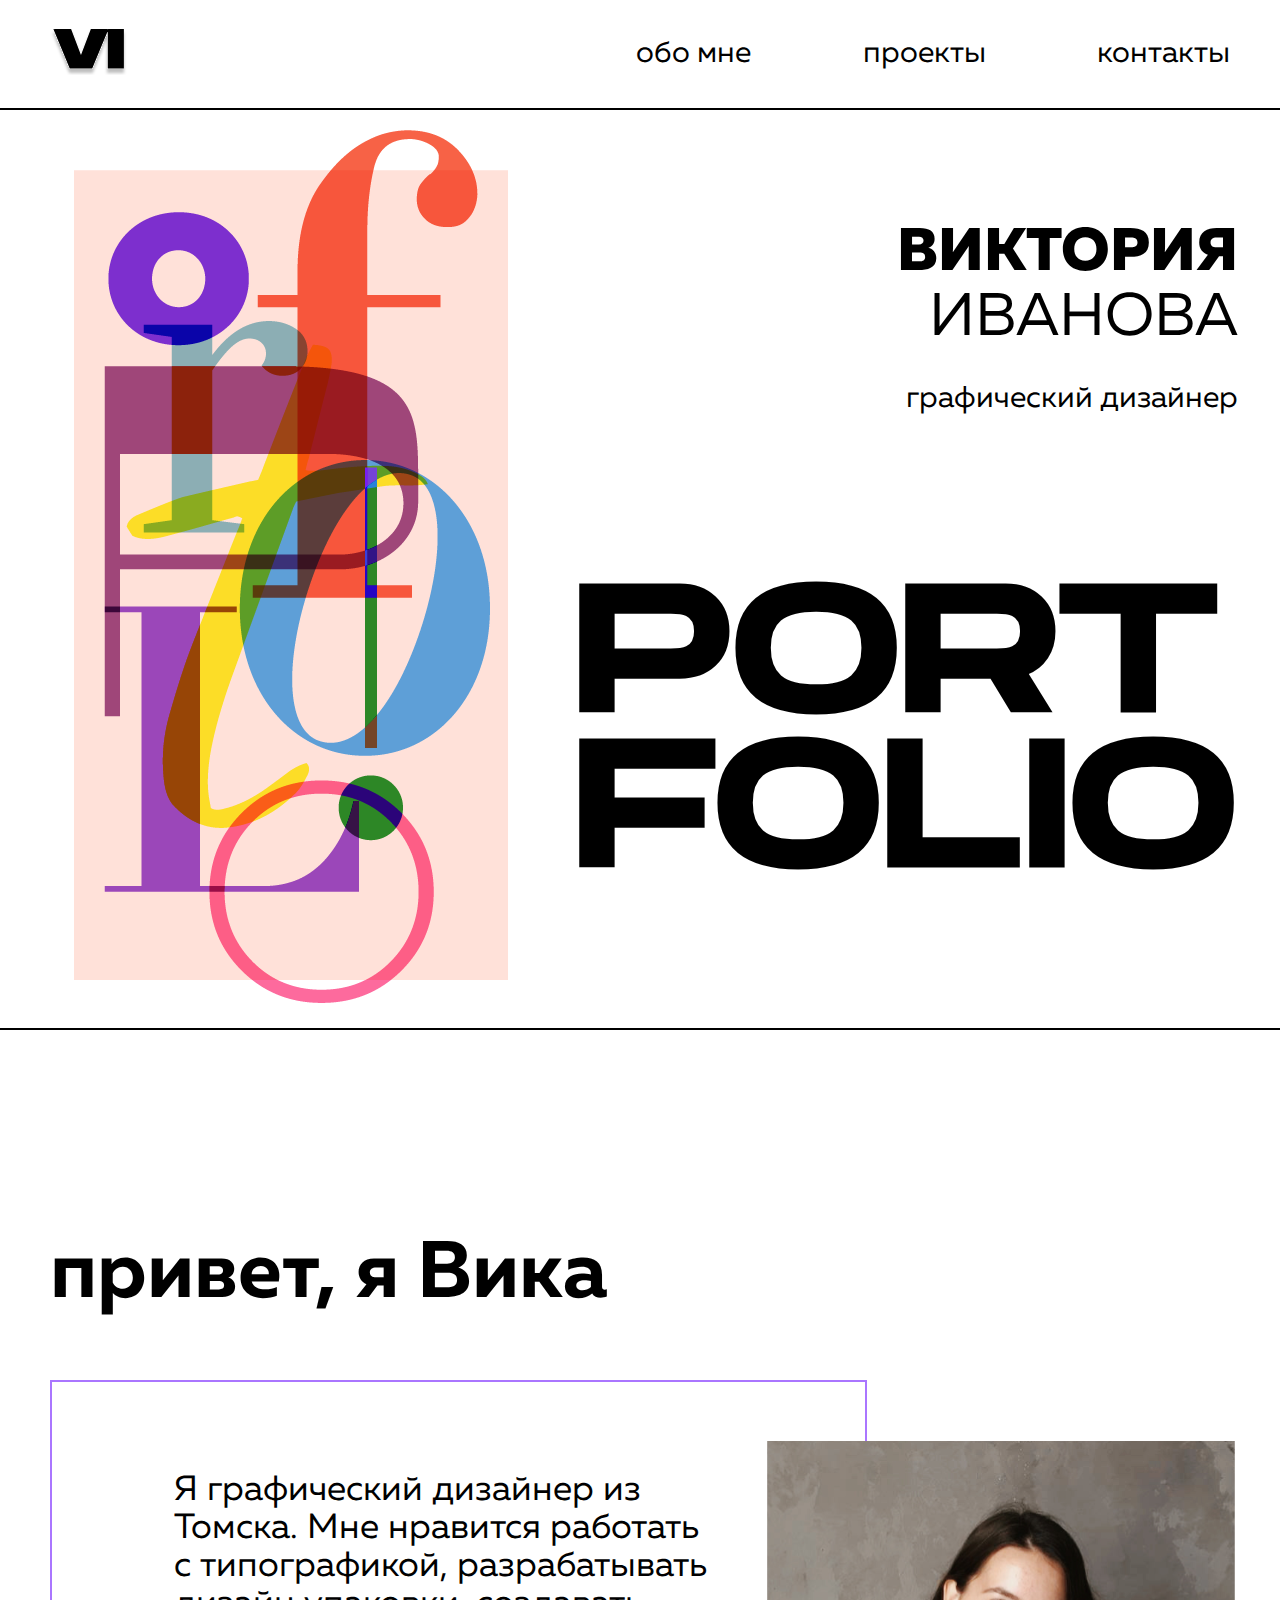
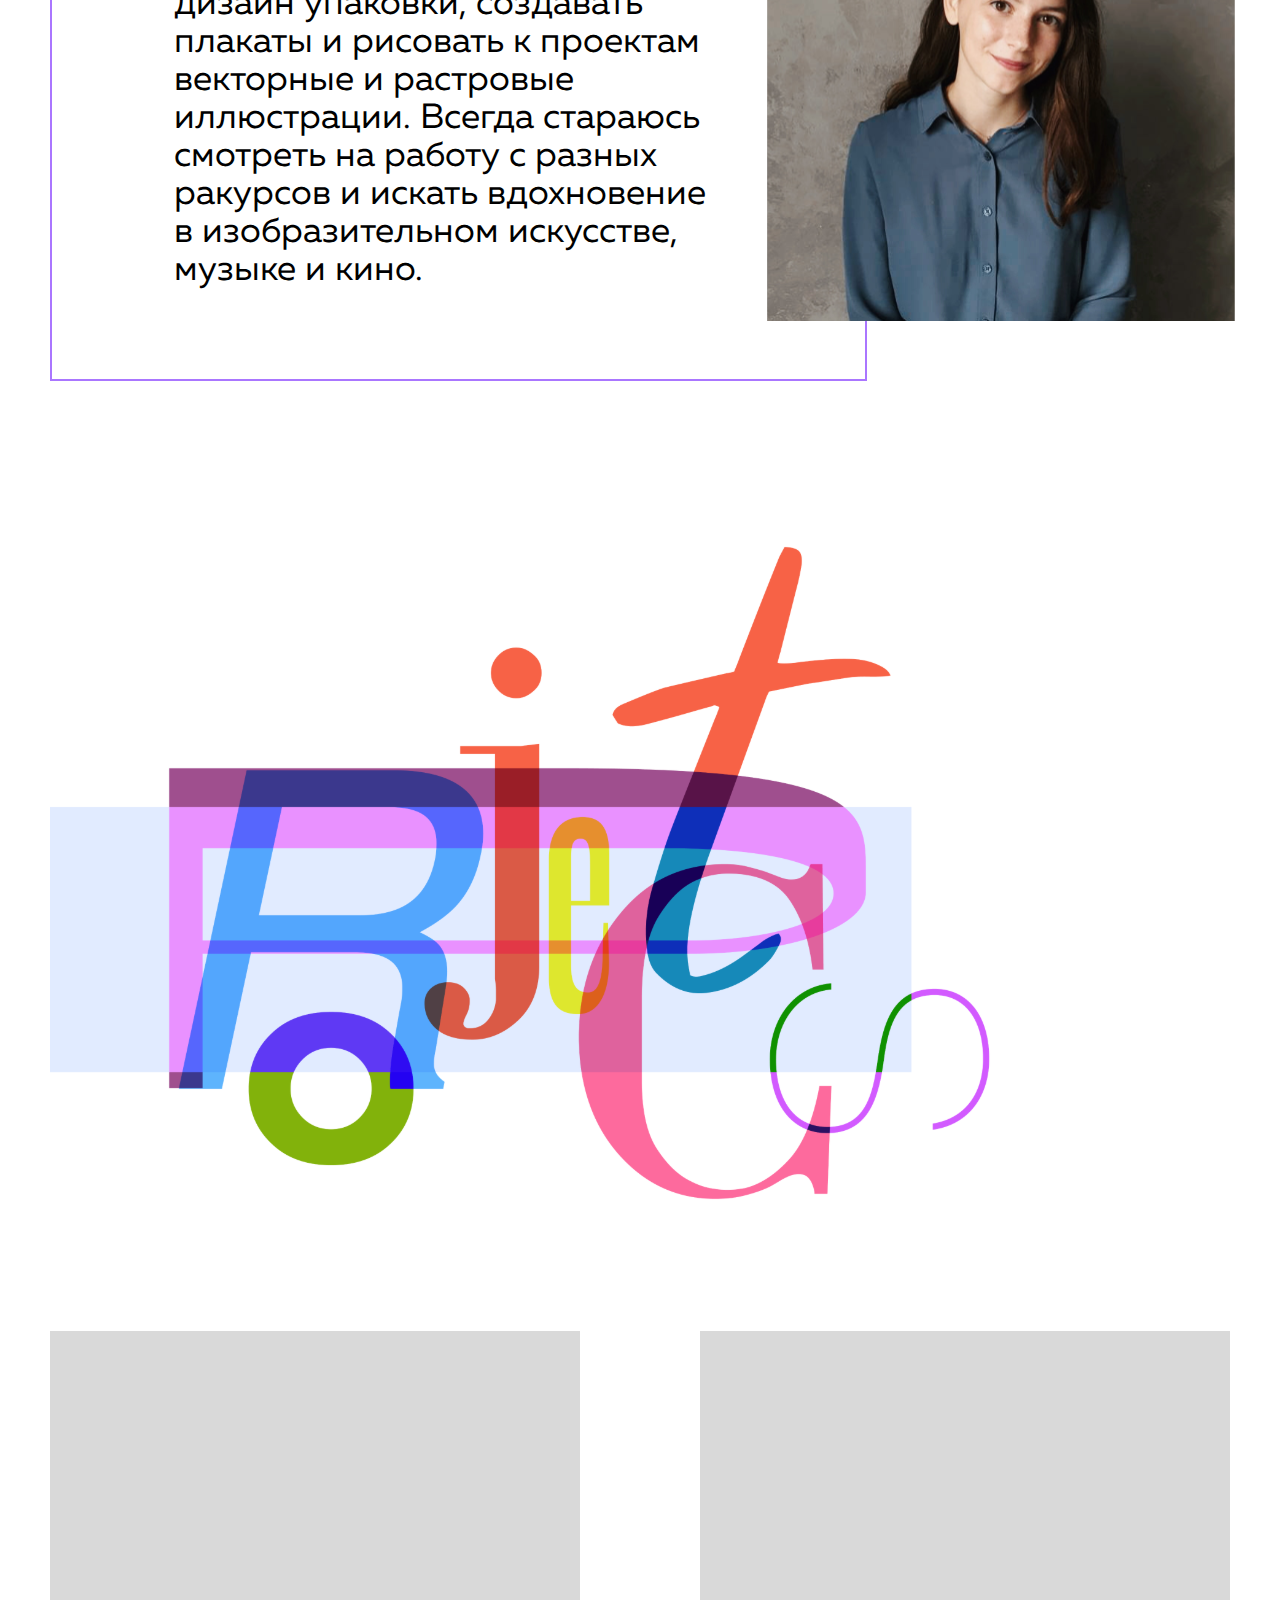
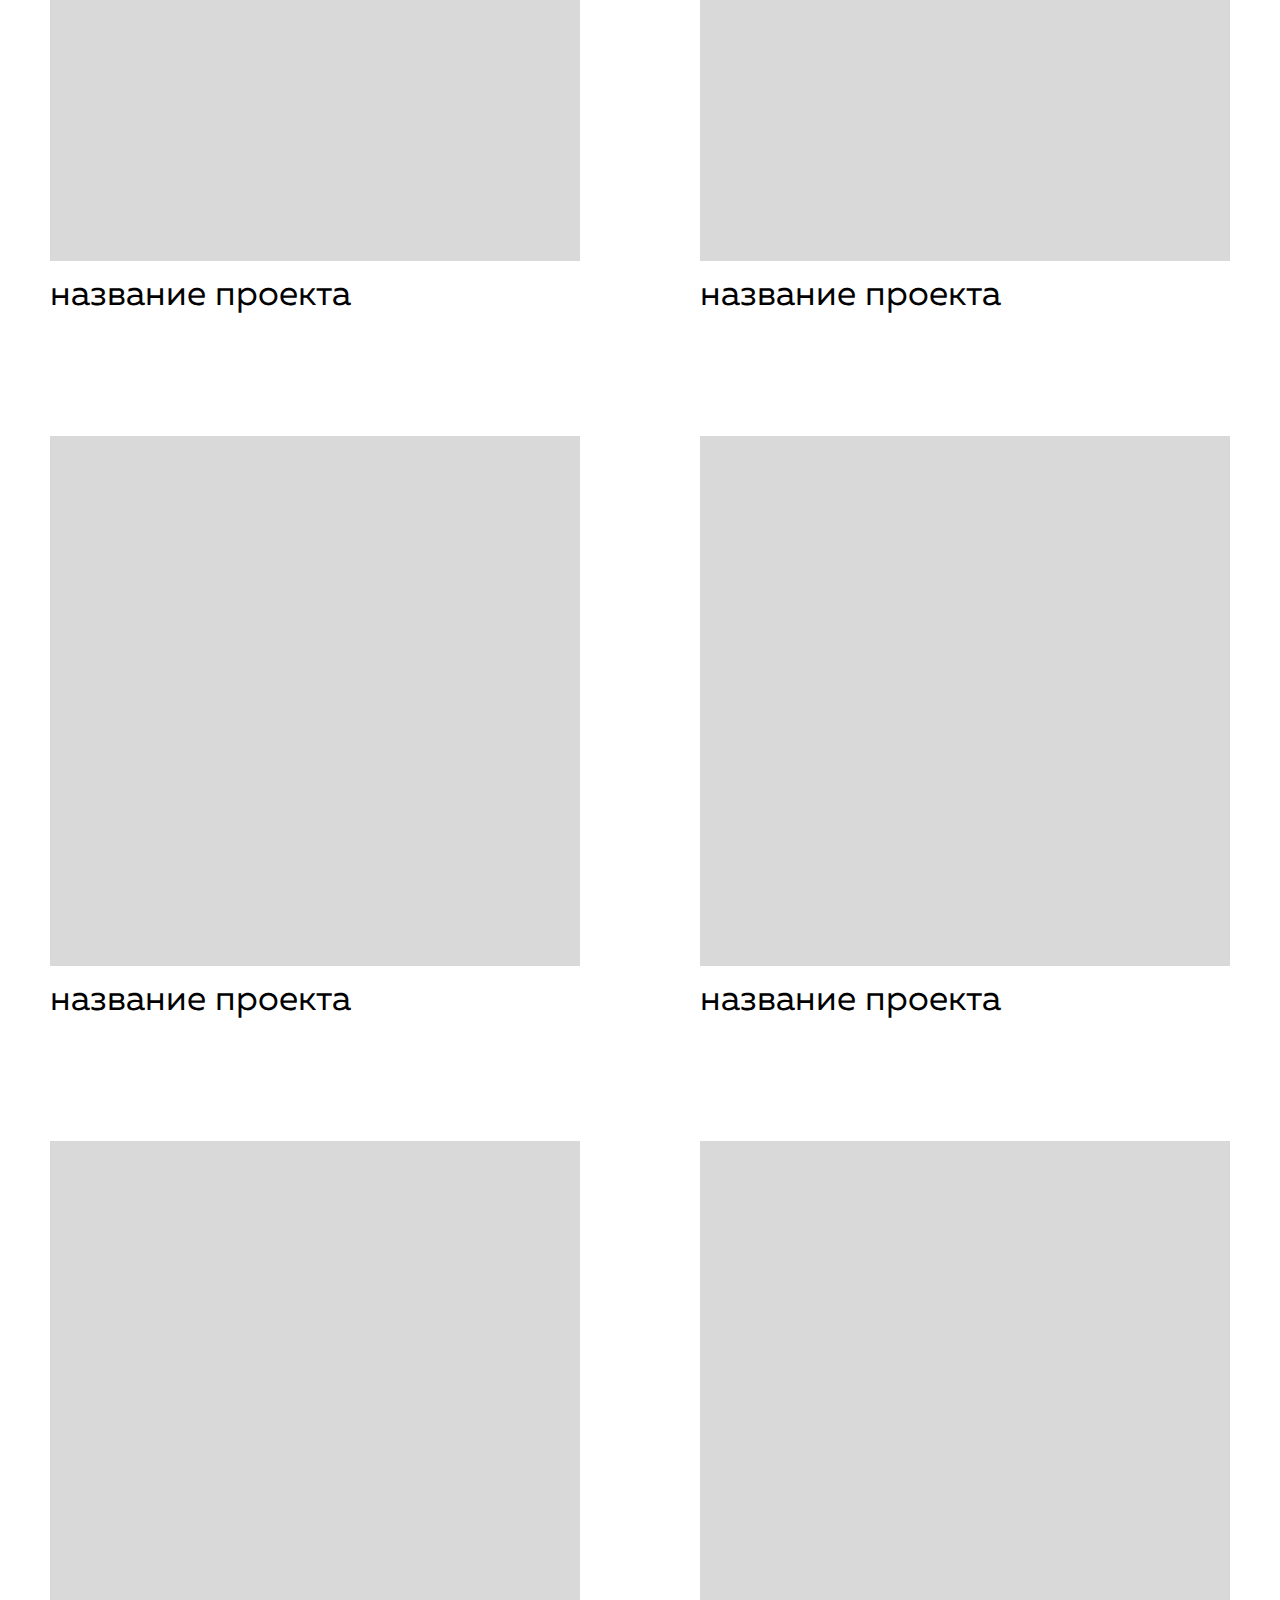
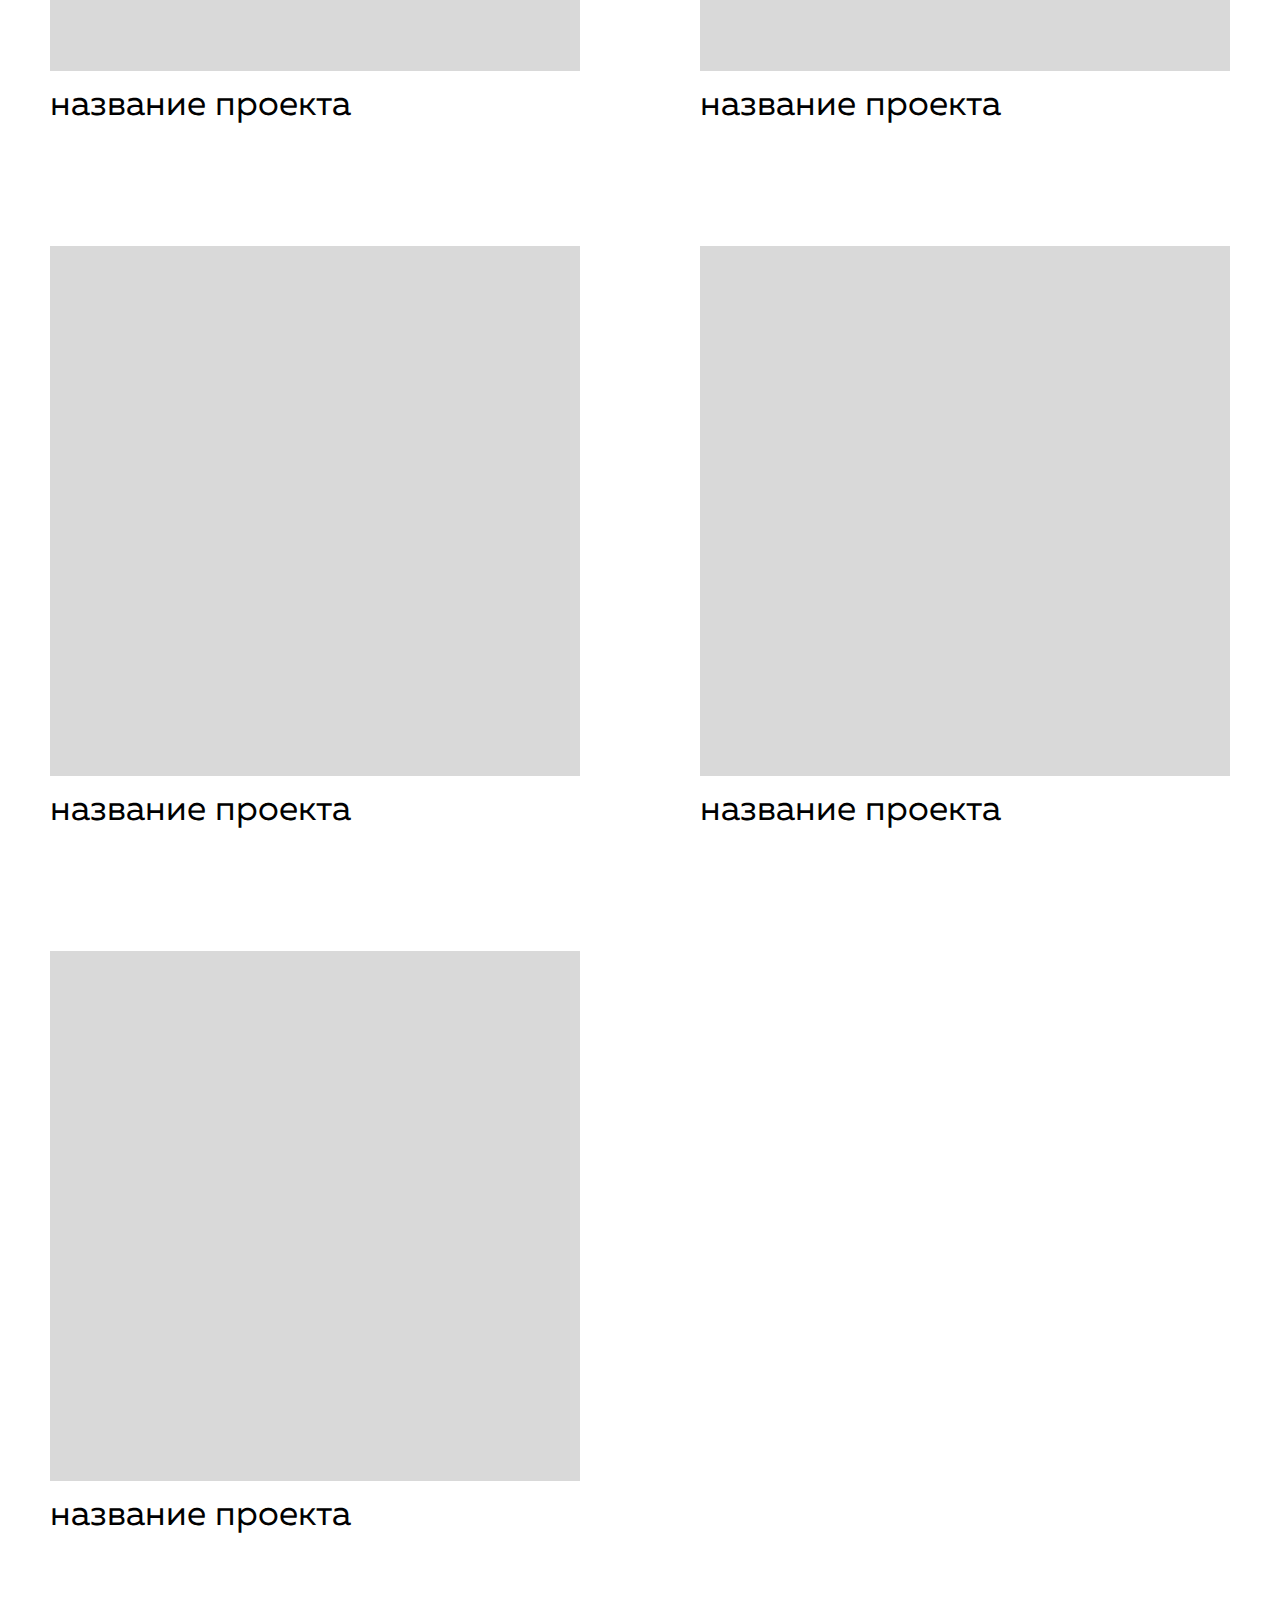
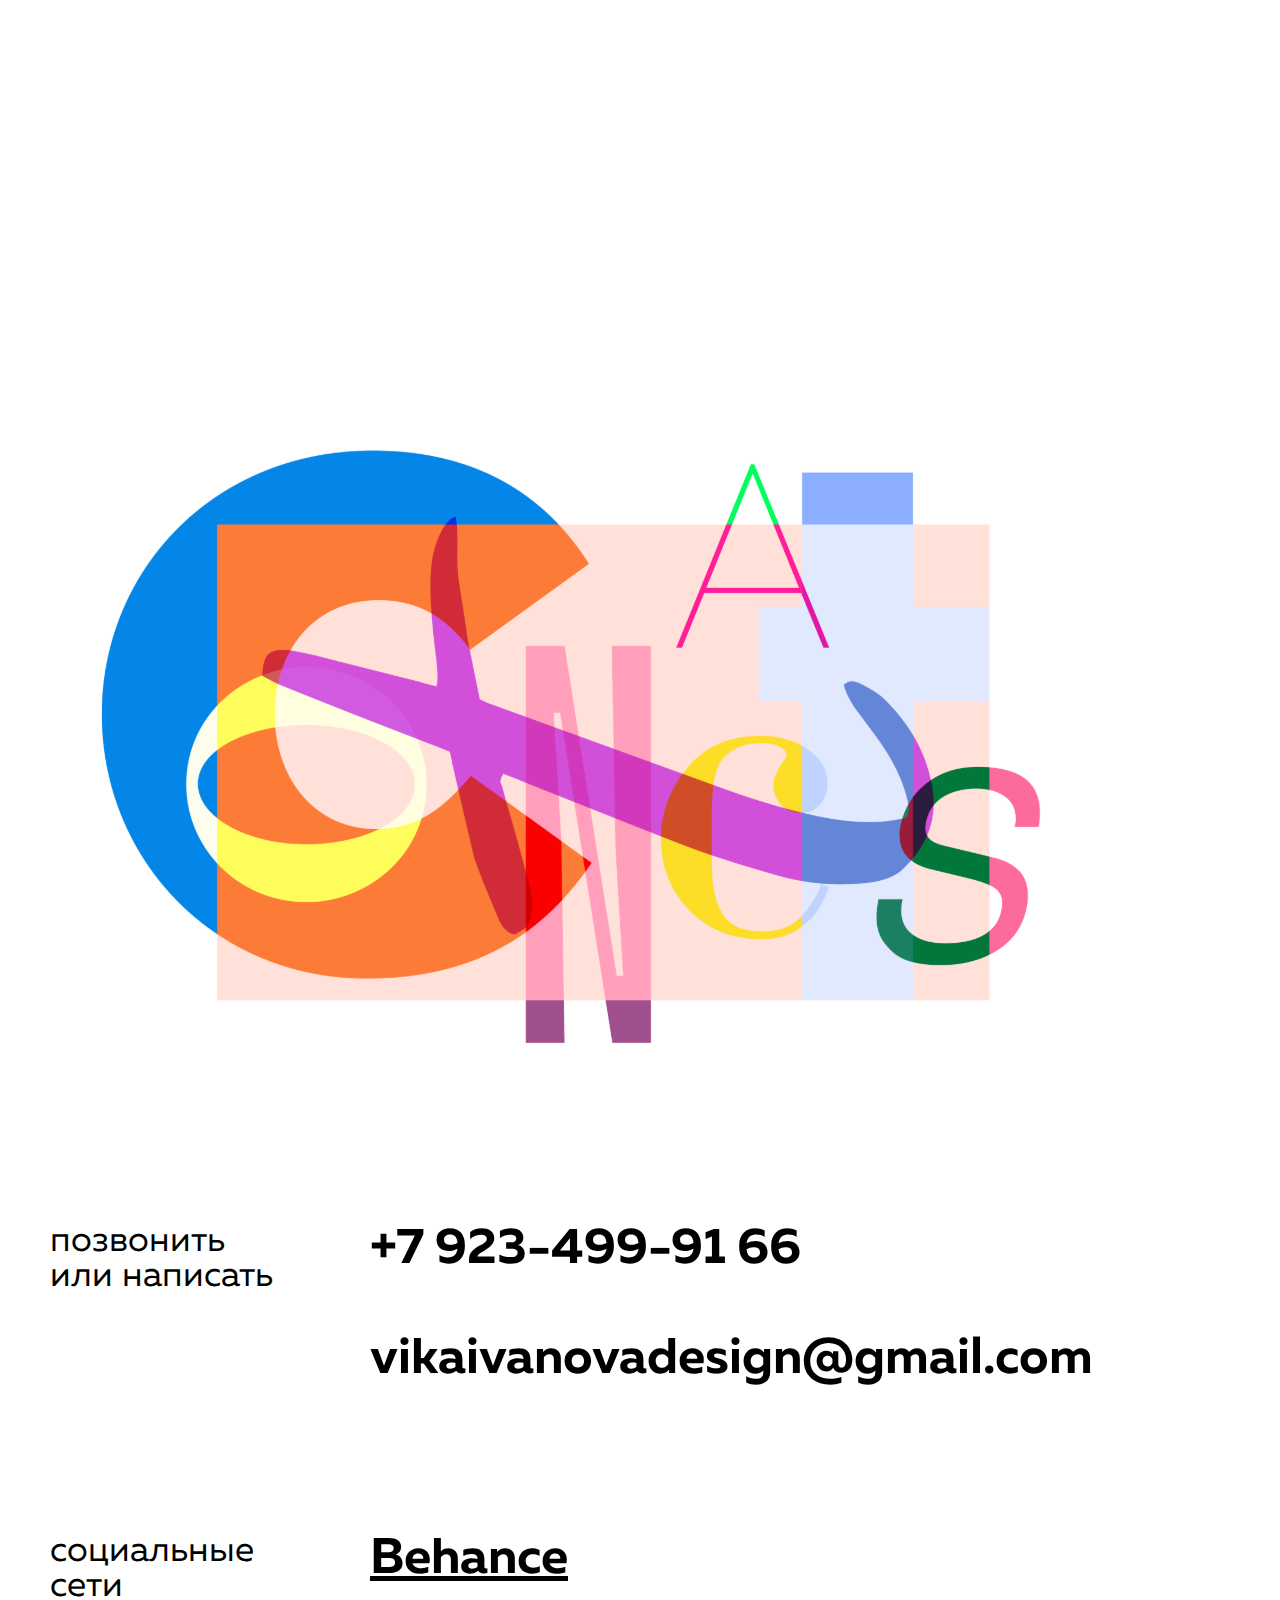
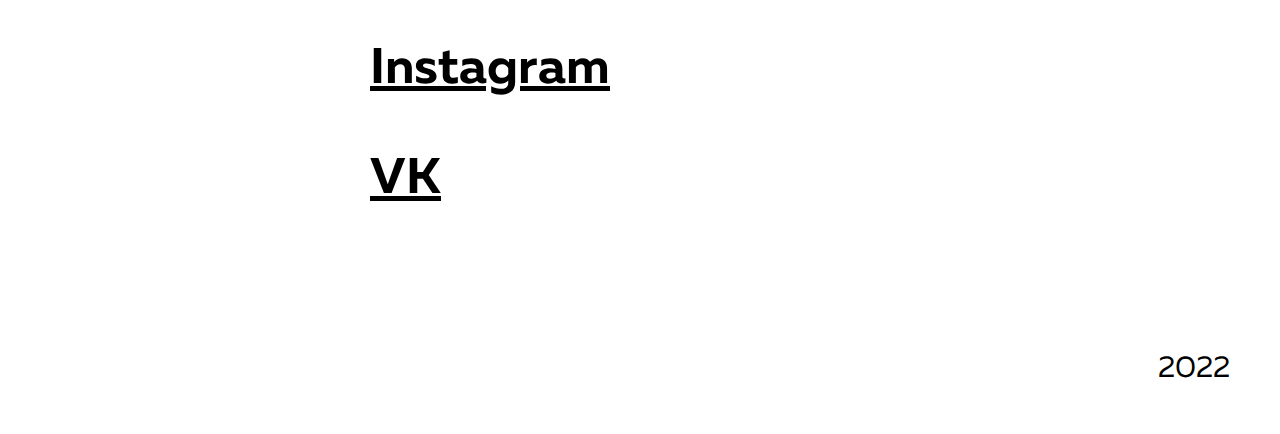
<file: index.html>
<!DOCTYPE html>
<html lang="en">

<head>
  <meta charset="UTF-8">
  <meta http-equiv="X-UA-Compatible" content="IE=edge">
  <meta name="viewport" content="width=device-width, initial-scale=1.0">
  <title>Главная</title>
  <link rel="shortcut icon" href="img\logo.svg" type="image/x-icon">
  <link rel="stylesheet" href="css\main.css">
  <link rel="stylesheet" href="css\fonts.css">
</head>

<body>
  <header>
    <div class="container header">
      <a href="">
        <img src="img\logo.svg" alt="" class="header-logo">
      </a>
      <nav class="header__nav">
        <ul class="header-links">
          <li><a href="#about" class="header-link">обо мне</a></li>
          <li><a href="#projects" class="header-link">проекты</a></li>
          <li><a href="#contacts" class="header-link">контакты</a></li>
        </ul>
      </nav>


        <div class="menu-burger__header">
          <span></span>
        </div>

    </div>
  </header>



  <div class="portfolio">
    <div class="portfolio-cont container">
      <div class="portfolio-img">
        <img src="img\portfolio.png" alt="">
      </div>
      <div class="portfolio-rightcol">
        <p class="portfolio-name">
          <span>Виктория</span>
          <span>Иванова</span>
          <span>графический дизайнер</span>
        </p>
        <p class="portfolio-txt">
          <span>PORT</span>
          <span>FOLIO</span>
        </p>
      </div>
    </div>
  </div>

  <div class="container section" id = "about">
    <h1>привет, я Вика</h1>
    <div class="about">
      <p><span>Я графический дизайнер из Томска. Мне нравится работать с типографикой, разрабатывать дизайн упаковки, создавать плакаты
      и рисовать к проектам векторные и растровые иллюстрации. Всегда стараюсь смотреть на работу с разных ракурсов и искать
      вдохновение в изобразительном искусстве, музыке и кино.</span></p>
           <!-- <p>Я графический дизайнер <br>из Томска. Мне нравится <br>работать с типографикой, <br>разрабатывать дизайн упаковки,
              <br>создавать плакаты
              и рисовать <br>к проектам векторные <br>и растровые иллюстрации. <br>Всегда стараюсь смотреть <br>на работу с разных
              ракурсов <br>и искать
              вдохновение <br>в изобразительном искусстве, <br>музыке и кино.</p> -->
      <img src="img\portrait.svg" alt="">
    </div>
  </div>

<div class="container section" id="projects">
  <img class="projects-title" src="img\projects.svg" alt="">
  <div class="projects-grid">
    <a href="project.html" class="project-link"><img src="img\заглушка проекта.svg" alt=""><span>НАзвание проекта</span></a>
    <a href="project.html" class="project-link"><img src="img\заглушка проекта.svg" alt=""><span>НАзвание проекта</span></a>
    <a href="project.html" class="project-link"><img src="img\заглушка проекта.svg" alt=""><span>НАзвание проекта</span></a>
    <a href="project.html" class="project-link"><img src="img\заглушка проекта.svg" alt=""><span>НАзвание проекта</span></a>
    <a href="project.html" class="project-link"><img src="img\заглушка проекта.svg" alt=""><span>НАзвание проекта</span></a>
    <a href="project.html" class="project-link"><img src="img\заглушка проекта.svg" alt=""><span>НАзвание проекта</span></a>
    <a href="project.html" class="project-link"><img src="img\заглушка проекта.svg" alt=""><span>НАзвание проекта</span></a>
    <a href="project.html" class="project-link"><img src="img\заглушка проекта.svg" alt=""><span>НАзвание проекта</span></a>
    <a href="project.html" class="project-link"><img src="img\заглушка проекта.svg" alt=""><span>НАзвание проекта</span></a>
  </div>   
</div>

  <div class="container section" id = "contacts">
    <div class="contacts">
      <img src="img\contacts.svg" alt="">

      <div class="contact">
        <p>позвонить или написать</p>
        <div class="contact-links">
          <a href="tel:89234999166" class="contact-link">+7 923-499-91 66</a>
          <a href="mailto:vikaivanovadesign@gmail.com" class="contact-link">vikaivanovadesign@gmail.com</a>
         </div> 
      </div>
      <div class="contact">
        <p>социальные сети</p>
        <div class="contact-links">
              <a href="https://www.behance.net/vikauzur0ba5" class="contact-link social-link">Behance</a>
              <a href="https://vk.com/away.php?utf=1&to=https%3A%2F%2Finstagram.com%2Fakiv_avonavi%3Figshid%3DYmMyMTA2M2Y%3D" class="contact-link social-link">Instagram</a>
              <a href="https://vk.com/thetaatheshaa" class="contact-link social-link">VK</a>
        </div>
      </div>

      <span>2022</span>
    </div>

  </div>


  <script src="https://ajax.googleapis.com/ajax/libs/jquery/2.2.0/jquery.min.js"></script>
  <script src="js\script.js"></script>
</body>

</html>
</file>
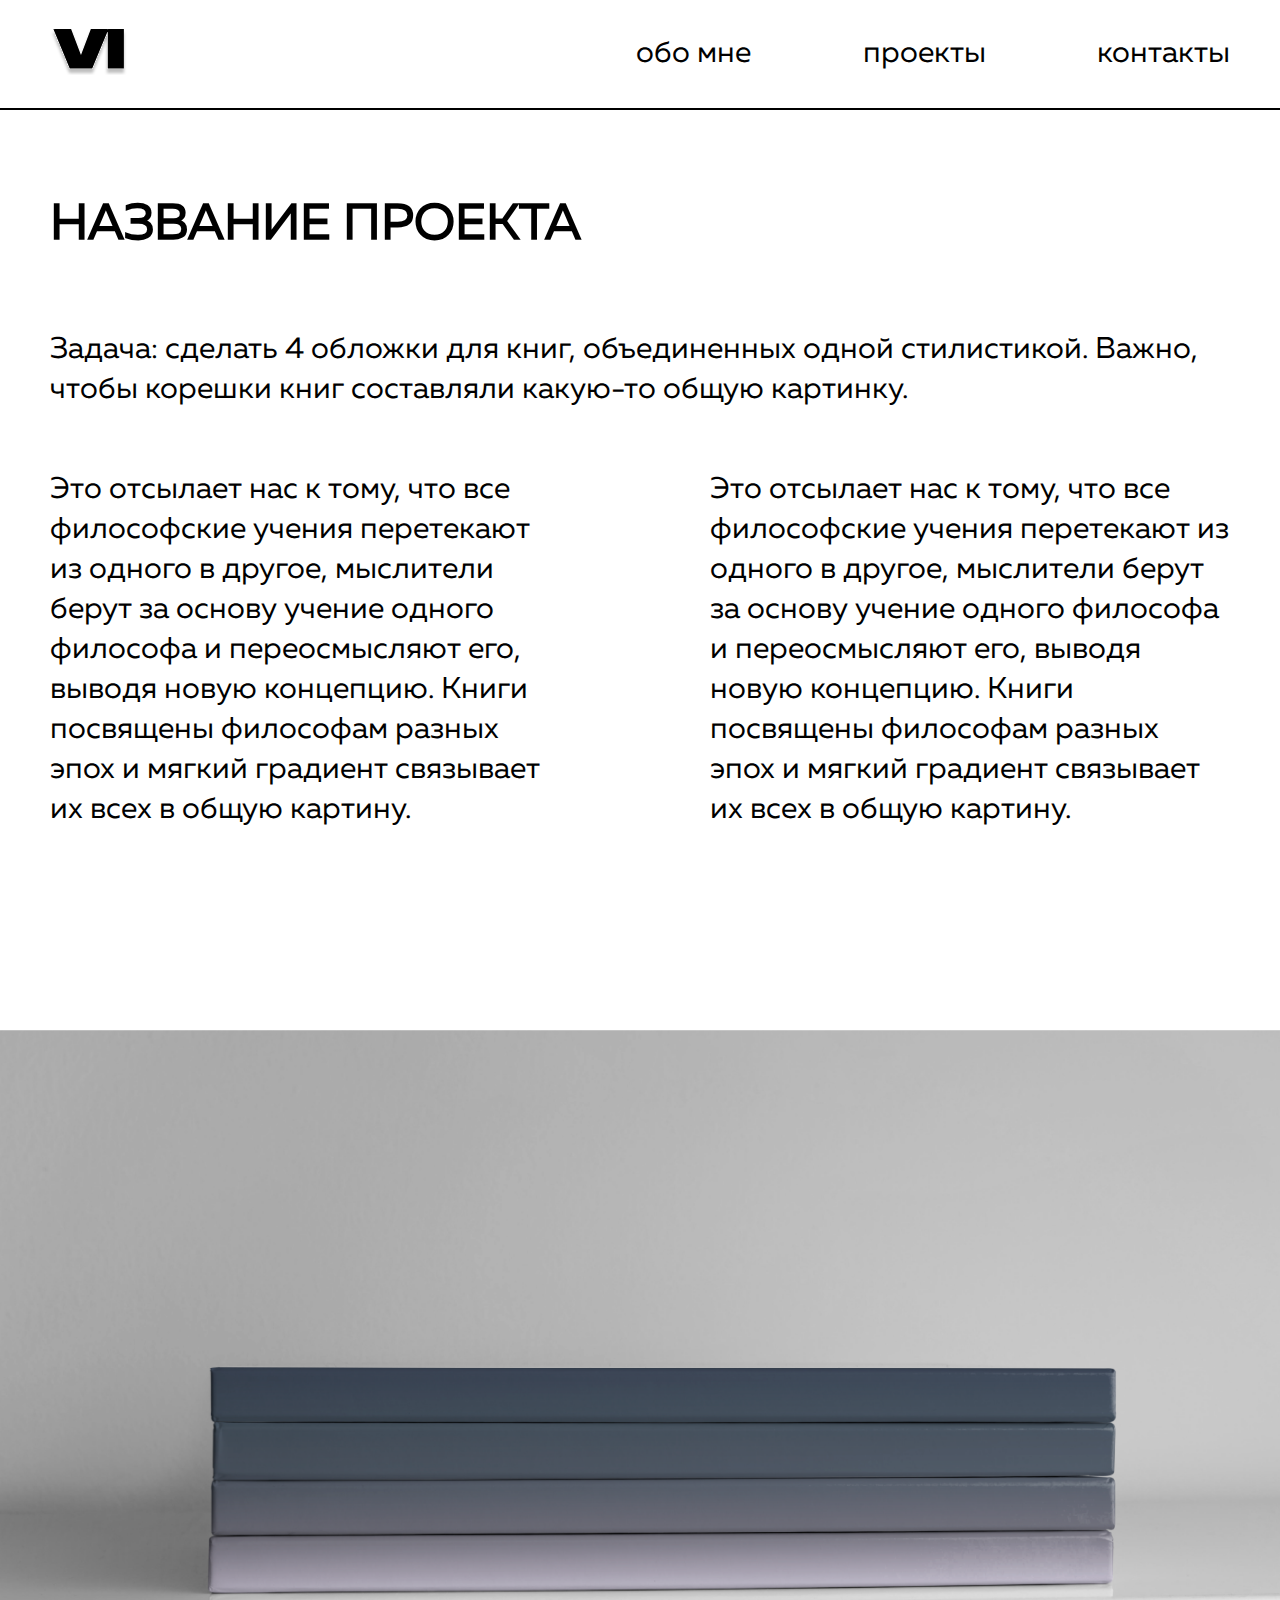
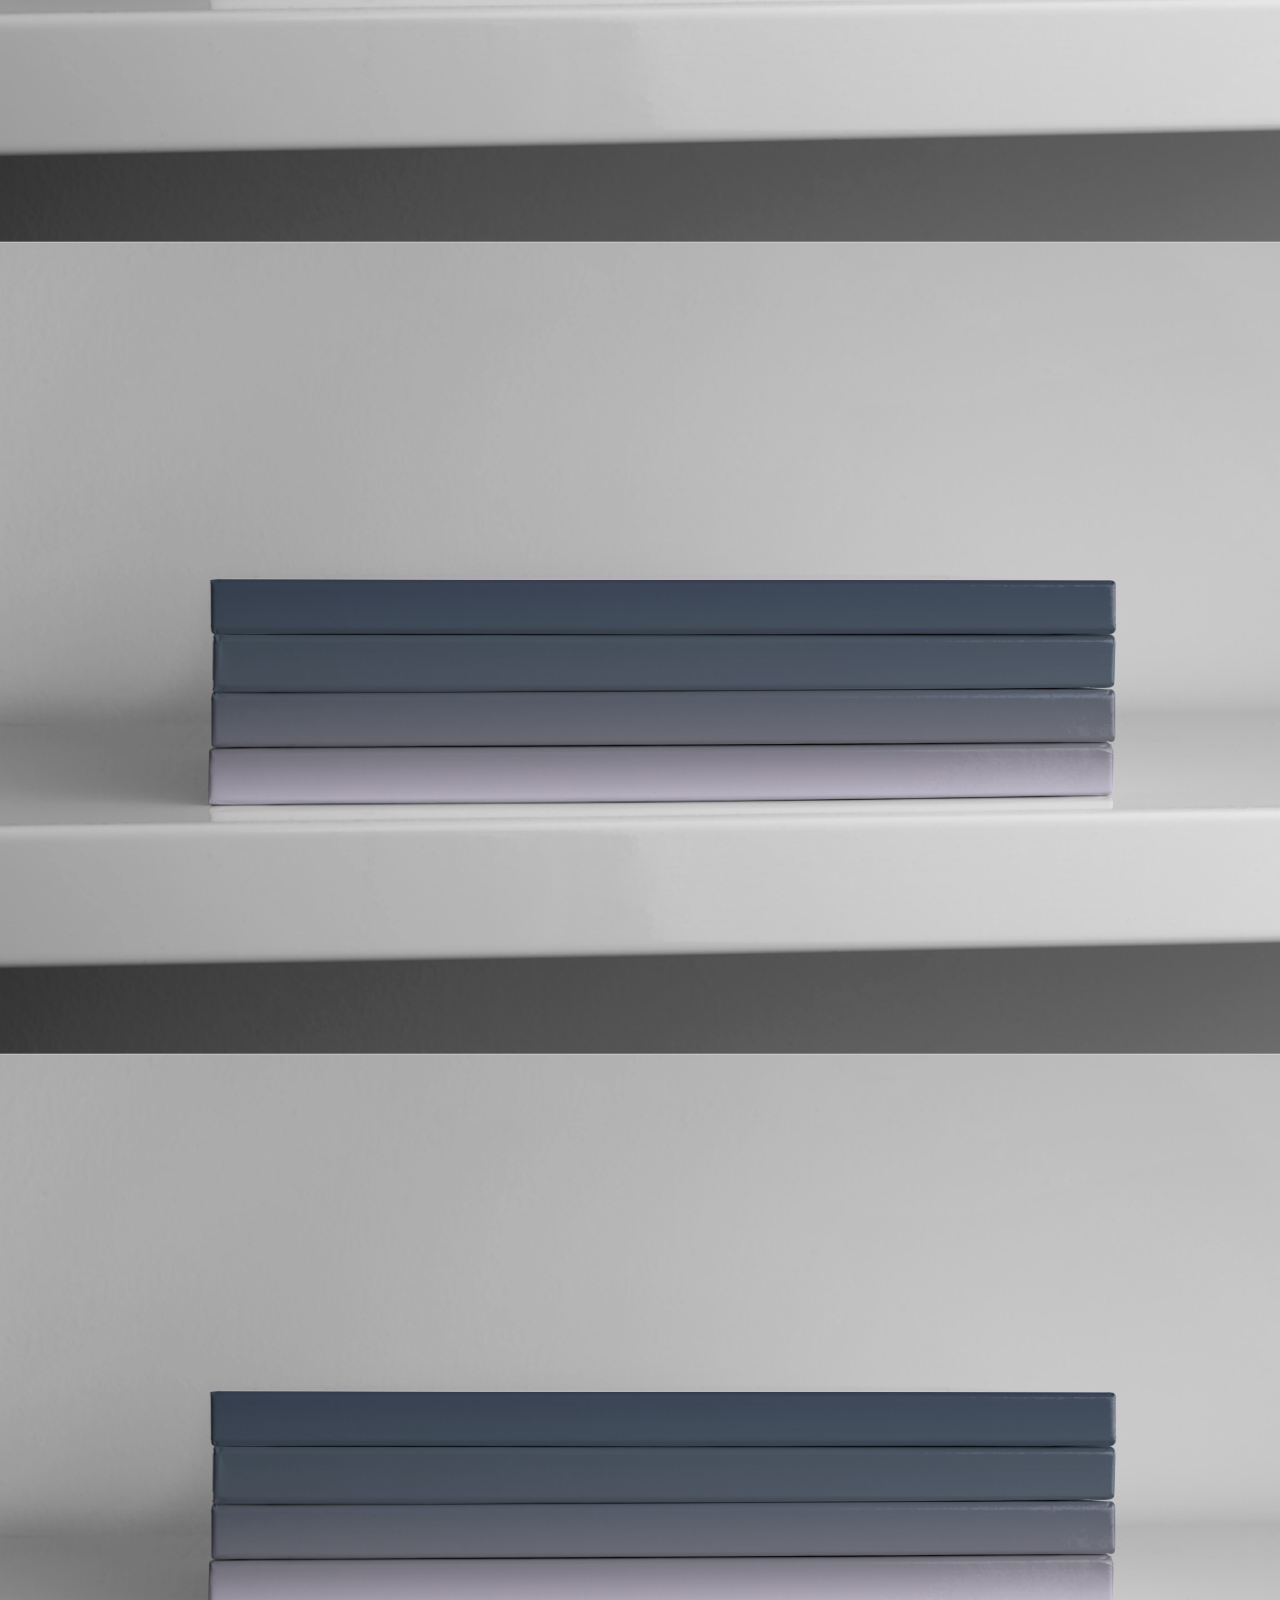
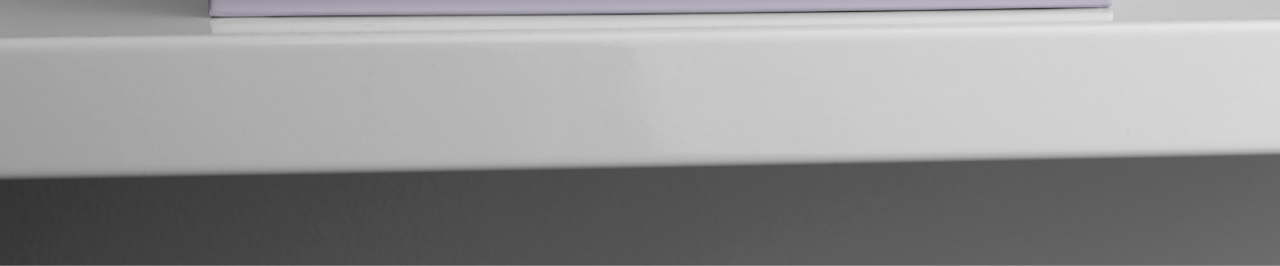
<file: project.html>
<!DOCTYPE html>
<html lang="en">
<head>
  <meta charset="UTF-8">
  <meta http-equiv="X-UA-Compatible" content="IE=edge">
  <meta name="viewport" content="width=device-width, initial-scale=1.0">
  <title>Ещё один проект</title>
  <link rel="shortcut icon" href="img\logo.svg" type="image/x-icon">
  <link rel="stylesheet" href="css\main.css">
  <link rel="stylesheet" href="css\fonts.css">
</head>
<body>
  <header>
    <div class="container header">
      <a href="/">
        <img src="img\logo.svg" alt="" class="header-logo">
      </a>
      <nav class="header__nav">
        <ul class="header-links">
          <li><a href="/#about" class="header-link">обо мне</a></li>
          <li><a href="/#projects" class="header-link">проекты</a></li>
          <li><a href="/#contacts" class="header-link">контакты</a></li>
        </ul>
      </nav>
  
  
      <div class="menu-burger__header">
        <span></span>
      </div>
  
    </div>
  </header>


  <div class="project-page">
    <div class="container">
      <h1 class="project-page_title">Название проекта</h1>
      <p class="project-page_text">Задача: сделать 4 обложки для книг, объединенных одной стилистикой. Важно, чтобы корешки книг составляли какую-то общую
      картинку.</p>
      <div class="project-page_text-row">
        <p class="project-page_text">Это отсылает нас к тому, что все философские учения перетекают <br>из одного в другое, мыслители берут за основу учение
        одного философа и переосмысляют его, выводя новую концепцию. Книги посвящены философам разных эпох и мягкий градиент
        связывает их всех в общую картину.</p>
        <p class="project-page_text">Это отсылает нас к тому, что все философские учения перетекают из одного в другое, мыслители берут за основу учение
        одного философа и переосмысляют его, выводя новую концепцию. Книги посвящены философам разных эпох и мягкий градиент
        связывает их всех в общую картину.</p>
      </div>
    </div>

    <img src="img\Монтажная область 2 1.png" alt="" class="project-img">
    <img src="img\Монтажная область 2 1.png" alt="" class="project-img">
    <img src="img\Монтажная область 2 1.png" alt="" class="project-img">

  </div>

  <script src="https://ajax.googleapis.com/ajax/libs/jquery/2.2.0/jquery.min.js"></script>
  <script src="js\script.js"></script>
</body>
</html>
</file>
